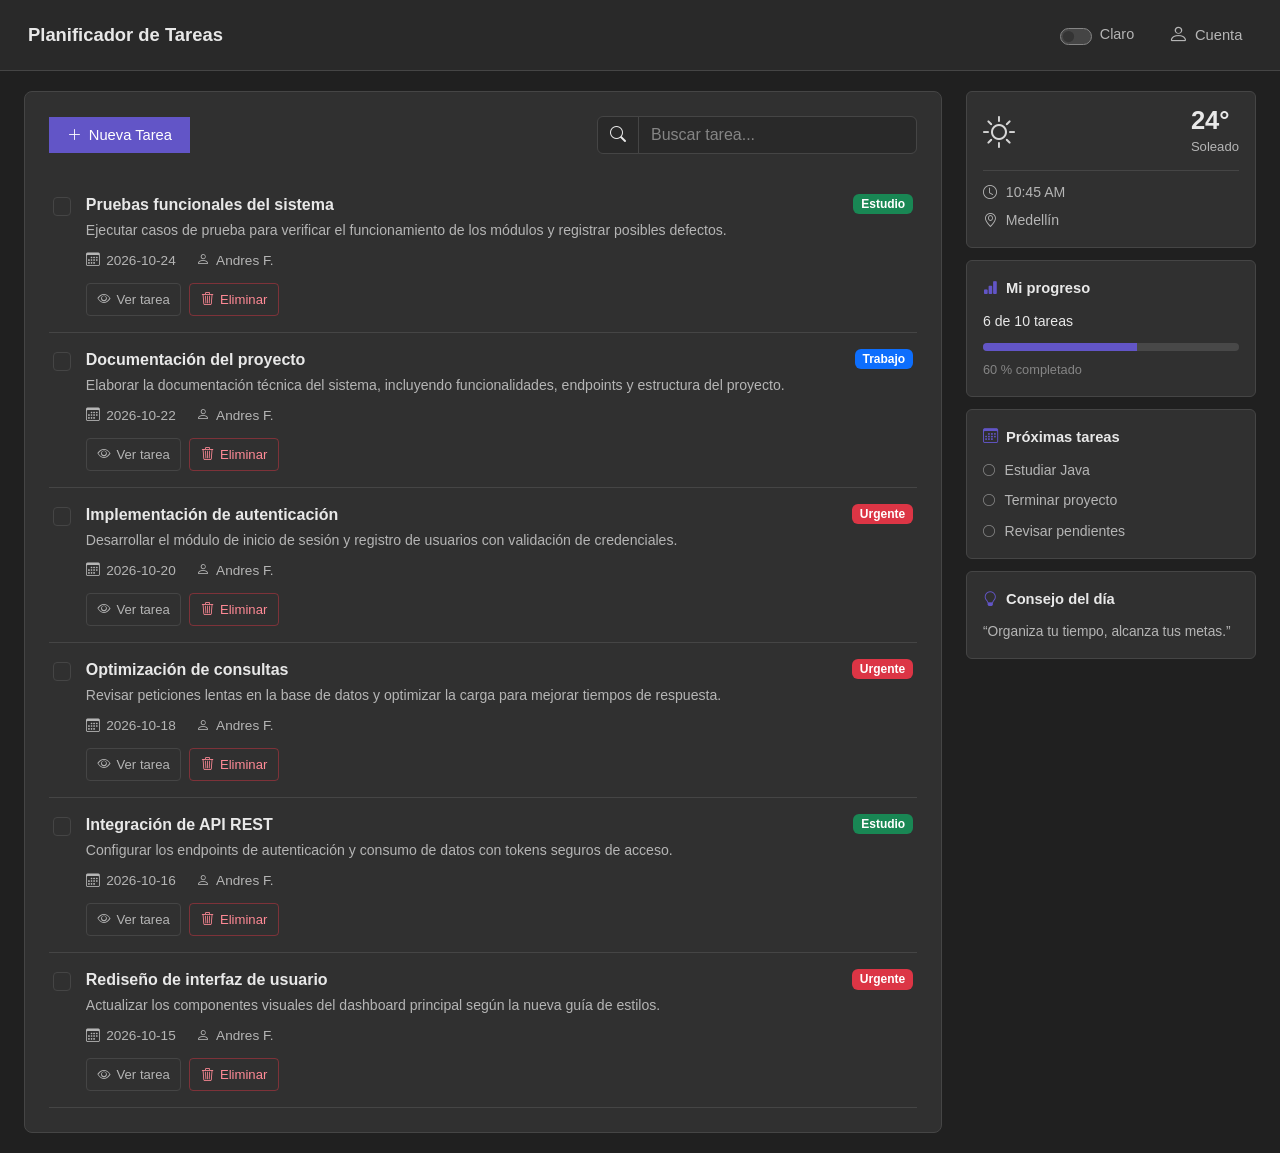
<file: index.html>
<!DOCTYPE html>
<html lang="es">
<head>
    <meta charset="UTF-8">
    <meta name="viewport" content="width=device-width, initial-scale=1.0">
    <title>Planificador de Tareas</title>
    <link href="https://cdn.jsdelivr.net/npm/bootstrap@5.3.3/dist/css/bootstrap.min.css" rel="stylesheet">
    <link href="https://cdn.jsdelivr.net/npm/bootstrap-icons@1.11.3/font/bootstrap-icons.min.css" rel="stylesheet">
    <link rel="stylesheet" href="css/style.css">
    <link rel="stylesheet" href="css/modals.css">
</head>
<body>

    <!-- Header / Barra Superior -->
    <header class="app-header d-flex justify-content-between align-items-center">
        <div class="d-flex align-items-center gap-2">
            <h1 class="brand-title">Planificador de Tareas</h1>
        </div>

        <div class="header-actions">
            <!-- Selector de Tema Claro / Oscuro -->
            <div class="theme-switch-wrapper">
                <div class="form-check form-switch m-0 d-flex align-items-center gap-2">
                    <input class="form-check-input" type="checkbox" id="themeSwitch" role="switch">
                    <label class="form-check-label" for="themeSwitch">Claro</label>
                </div>
            </div>

            <!-- Botón Cuenta -->
            <a href="#" class="account-link">
                <i class="bi bi-person fs-5"></i>
                <span>Cuenta</span>
            </a>
        </div>
    </header>

    <!-- Contenedor Principal -->
    <main class="container-fluid app-layout">
        <div class="row g-4 h-100">
            <section class="col-12 col-md-9 col-xl-9">
                    <div class="center-board">
                        <div class="d-flex justify-content-between align-items-center mb-4 flex-wrap gap-3">
                            <button class="btn btn-new-task" data-bs-toggle="modal" data-bs-target="#newTaskModal">
                                <i class="bi bi-plus-lg"></i>
                                <span>Nueva Tarea</span>
                            </button>
                            <div class="input-group" style="max-width: 320px;">
                                <span class="input-group-text">
                                    <i class="bi bi-search"></i>
                                </span>
                                <input type="text" class="form-control" placeholder="Buscar tarea...">
                            </div>
                        </div>

                        <!-- Contenedor donde se insertan dinamicamente las tareas de momento por ahora -->
                        <div class="task-list" id="taskContainer">
                            <!-- dento de este div se mostraran las tarjetas por medio del array -->
                        </div>

            </div>
            </section>

            <!--clima y ubicación-->
            <aside class="col-12 col-md-3 col-xl-3 widgets-container">
                <div class="widget-card">
                    <div class="weather-top">
                        <i class="bi bi-brightness-high weather-icon"></i>
                        <div class="weather-temp">
                            <div class="weather-degrees">24°</div>
                            <span class="weather-condition">Soleado</span>
                        </div>
                    </div>
                    <div class="weather-details">
                        <div class="weather-item">
                            <i class="bi bi-clock"></i>
                            <span>10:45 AM</span>
                        </div>
                        <div class="weather-item">
                            <i class="bi bi-geo-alt"></i>
                            <span>Medellín</span>
                        </div>
                    </div>
                </div>

                <!--progreso de tareas-->
                <div class="widget-card">
                    <div class="widget-title">
                        <i class="bi bi-bar-chart-fill"></i>
                        <span>Mi progreso</span>
                    </div>
                    <div class="progress-stats">6 de 10 tareas</div>
                    <div class="progress custom-progress" role="progressbar" aria-valuenow="60" aria-valuemin="0" aria-valuemax="100">
                        <div class="progress-bar" style="width: 60%"></div>
                    </div>
                    <p class="progress-pct">60 % completado</p>
                </div>

                <!--próximas tareas-->
                <div class="widget-card">
                    <div class="widget-title">
                        <i class="bi bi-calendar3"></i>
                        <span>Próximas tareas</span>
                    </div>
                    <ul class="next-tasks-list">
                        <li class="next-tasks-item">
                            <i class="bi bi-circle"></i>
                            <span>Estudiar Java</span>
                        </li>
                        <li class="next-tasks-item">
                            <i class="bi bi-circle"></i>
                            <span>Terminar proyecto</span>
                        </li>
                        <li class="next-tasks-item">
                            <i class="bi bi-circle"></i>
                            <span>Revisar pendientes</span>
                        </li>
                    </ul>
                </div>

                <!--consejo del día-->
                <div class="widget-card">
                    <div class="widget-title">
                        <i class="bi bi-lightbulb"></i>
                        <span>Consejo del día</span>
                    </div>
                    <p class="quote-text">“Organiza tu tiempo, alcanza tus metas.”</p>
                </div>

            </aside>

        </div>
    </main>

    <!-- Contenedor modular de modales -->
    <div id="modalsContainer"></div>

    <script src="https://cdn.jsdelivr.net/npm/bootstrap@5.3.3/dist/js/bootstrap.bundle.min.js"></script>
    <script src="js/taskManager.js"></script>
    <script src="js/index.js"></script>
    <script type="module" src="js/app.js"></script>
</body>
</html>
</file>
<file: css/style.css>
/* Variables de tema */
:root {
    --bg-body: #202020;
    --bg-sidebar: #292929;
    --bg-card: #303030;
    --bg-card-hover: #383838;
    --border-color: #454545;
    --border-color-hover: #5a5a5a;
    --primary-purple: #6255c7;
    --text-primary: #e8e8e8;
    --text-secondary: #b5b5b5;
    --text-muted: #858585;
    --border-radius-xl: 8px;
    --border-radius-lg: 6px;
    --border-radius-sm: 4px;
    --transition: background-color 0.2s ease, color 0.2s ease;
}

/* Base */
body {
    background-color: var(--bg-body);
    color: var(--text-primary);
    font-family: Arial, Helvetica, sans-serif;
    min-height: 100vh;
    overflow-x: hidden;
}

/* Header */
.app-header {
    background-color: var(--bg-sidebar);
    border-bottom: 1px solid var(--border-color);
    padding: 0.9rem 1.75rem;
}

.brand-icon-box {
    width: 34px;
    height: 34px;
    background-color: var(--primary-purple);
    color: #fff;
    border-radius: var(--border-radius-sm);
    display: inline-flex;
    align-items: center;
    justify-content: center;
    font-size: 1.15rem;
}

.brand-title {
    font-size: 1.15rem;
    font-weight: 600;
    margin: 0;
}

.header-actions {
    display: flex;
    align-items: center;
    gap: 1.5rem;
}

.theme-switch-wrapper {
    display: flex;
    align-items: center;
    gap: 0.5rem;
    color: var(--text-secondary);
    font-size: 0.9rem;
}

.theme-switch-wrapper .form-check-input {
    background-color: var(--border-color);
    border-color: var(--text-muted);
    cursor: pointer;
    width: 2.2em;
    height: 1.2em;
}

.account-link {
    color: var(--text-secondary);
    text-decoration: none;
    font-size: 0.92rem;
    font-weight: 500;
    display: inline-flex;
    align-items: center;
    gap: 0.45rem;
    padding: 0.35rem 0.6rem;
    border-radius: var(--border-radius-sm);
    transition: var(--transition);
}

.account-link:hover {
    color: var(--text-primary);
    background-color: var(--bg-card);
}

/* Layout y Panel Central */
.app-layout {
    min-height: calc(100vh - 65px);
    padding: 1.25rem 1.5rem;
}

.center-board {
    background-color: var(--bg-card);
    border: 1px solid var(--border-color);
    border-radius: var(--border-radius-xl);
    min-height: 100%;
    display: flex;
    flex-direction: column;
    padding: 1.5rem;
}

/* Panel Central y Botón Nueva Tarea */
.btn-new-task {
    background-color: var(--primary-purple);
    color: #fff;
    font-weight: 500;
    font-size: 0.92rem;
    padding: 0.45rem 1.1rem;
    border-radius: var(--border-radius-md);
    border: none;
    display: inline-flex;
    align-items: center;
    gap: 0.45rem;
    transition: background-color 0.2s ease, transform 0.15s ease;
}

.btn-new-task:hover {
    background-color: #5345b5;
    color: #fff;
    transform: translateY(-1px);
}

/* Buscador */
.input-group-text,
.form-control {
    background-color: var(--bg-sidebar);
    border-color: var(--border-color);
    color: var(--text-primary);
}

.form-control::placeholder {
    color: var(--text-muted);
}

.form-control:focus {
    background-color: var(--bg-sidebar);
    border-color: var(--border-color-hover);
    color: var(--text-primary);
    box-shadow: none;
}

/* Tareas en formato de lista */
.task-list {
    display: flex;
    flex-direction: column;
}

.task-list-item {
    border-bottom: 1px solid var(--border-color);
}

.task-row {
    display: flex;
    align-items: flex-start;
    gap: 0.9rem;
    padding: 1rem 0.25rem;
    color: var(--text-primary);
    transition: background-color 0.2s ease;
}

.task-row:hover {
    background-color: var(--bg-card-hover);
}

.task-content {
    flex: 1;
    min-width: 0;
}

.task-heading {
    display: flex;
    align-items: center;
    justify-content: space-between;
    gap: 1rem;
}

.task-title {
    font-size: 1rem;
    font-weight: 600;
    margin: 0;
    overflow-wrap: anywhere;
}

.task-row .task-desc {
    color: var(--text-secondary);
    font-size: 0.88rem;
    line-height: 1.45;
    margin: 0.35rem 0 0.65rem;
    overflow-wrap: anywhere;
    word-break: break-word;
    display: -webkit-box;
    -webkit-line-clamp: 3;
    -webkit-box-orient: vertical;
    overflow: hidden;
}

.task-meta {
    display: flex;
    align-items: center;
    gap: 1.25rem;
}

.task-meta span {
    color: var(--text-secondary);
    font-size: 0.85rem;
    display: inline-flex;
    align-items: center;
    gap: 0.4rem;
}

.task-row .form-check-input {
    background-color: var(--bg-card);
    border-color: var(--border-color);
    cursor: pointer;
    flex: 0 0 auto;
    width: 1.15em;
    height: 1.15em;
    margin: 0.2rem 0 0;
}

/* estilo para las tareas completadas */
.task-completed .task-title,
.task-completed .task-desc {
    text-decoration: line-through;
    opacity: 0.6;
}

.theme-switch-wrapper .form-check-input:checked,
.task-row .form-check-input:checked {
    background-color: var(--primary-purple);
    border-color: transparent;
}

.task-actions {
    display: flex;
    align-items: center;
    gap: 0.5rem;
    margin-top: 0.75rem;
    flex-wrap: wrap;
}

.btn-view-task {
    display: inline-flex;
    align-items: center;
    gap: 0.4rem;
    padding: 0.35rem 0.65rem;
    border: 1px solid var(--border-color);
    border-radius: var(--border-radius-sm);
    color: var(--text-secondary);
    font-size: 0.82rem;
    background-color: transparent;
    transition: background-color 0.2s ease, border-color 0.2s ease, color 0.2s ease;
}

.btn-view-task:hover,
.btn-view-task:focus-visible {
    background-color: var(--bg-card-hover);
    border-color: var(--border-color-hover);
    color: var(--text-primary);
}

.btn-delete-task {
    display: inline-flex;
    align-items: center;
    gap: 0.4rem;
    padding: 0.35rem 0.65rem;
    border: 1px solid rgba(220, 53, 69, 0.45);
    border-radius: var(--border-radius-sm);
    color: #ff8a96;
    font-size: 0.82rem;
    transition: background-color 0.2s ease, border-color 0.2s ease;
}

.btn-delete-task:hover,
.btn-delete-task:focus-visible {
    background-color: rgba(220, 53, 69, 0.14);
    border-color: #dc3545;
    color: #ffb0b8;
}

@media (max-width: 575.98px) {
    .app-header {
        padding: 0.8rem 1rem;
    }

    .brand-title {
        font-size: 1rem;
    }

    .header-actions {
        gap: 0.75rem;
    }

    .task-heading {
        align-items: flex-start;
    }

    .task-meta {
        flex-wrap: wrap;
        gap: 0.65rem 1rem;
    }
}

/* Widgets Laterales */
.widgets-container {
    display: flex;
    flex-direction: column;
    gap: 0.75rem;
}

.widget-card {
    background-color: var(--bg-card);
    border: 1px solid var(--border-color);
    border-radius: var(--border-radius-lg);
    padding: 1rem;
}

.widget-title {
    font-size: 0.92rem;
    font-weight: 600;
    display: flex;
    align-items: center;
    gap: 0.5rem;
    margin-bottom: 0.75rem;
}

.widget-title i {
    color: var(--primary-purple);
}

/* Clima */
.weather-top {
    display: flex;
    align-items: center;
    justify-content: space-between;
    margin-bottom: 0.75rem;
}

.weather-icon {
    font-size: 2rem;
    color: #d6d6d6;
}

.weather-degrees {
    font-size: 1.6rem;
    font-weight: 600;
    line-height: 1;
}

.weather-condition {
    font-size: 0.82rem;
    color: var(--text-secondary);
}

.weather-details {
    display: flex;
    flex-direction: column;
    gap: 0.45rem;
    font-size: 0.88rem;
    color: var(--text-secondary);
    border-top: 1px solid var(--border-color);
    padding-top: 0.7rem;
}

.weather-item {
    display: flex;
    align-items: center;
    gap: 0.55rem;
}

/* Progreso */
.progress-stats {
    font-size: 0.88rem;
    font-weight: 500;
    margin-bottom: 0.65rem;
}

.custom-progress {
    height: 8px;
    background-color: #484848;
    border-radius: 4px;
    overflow: hidden;
    margin-bottom: 0.6rem;
}

.custom-progress .progress-bar {
    background-color: var(--primary-purple);
}

.progress-pct {
    font-size: 0.8rem;
    color: var(--text-muted);
    margin: 0;
}

/* Próximas Tareas y Consejo */
.next-tasks-list {
    list-style: none;
    padding: 0;
    margin: 0;
    display: flex;
    flex-direction: column;
    gap: 0.6rem;
}

.next-tasks-item {
    display: flex;
    align-items: center;
    gap: 0.6rem;
    font-size: 0.88rem;
    color: var(--text-secondary);
}

.next-tasks-item i {
    font-size: 0.75rem;
    color: var(--text-muted);
}

.quote-text {
    font-size: 0.86rem;
    color: var(--text-secondary);
    margin: 0;
    line-height: 1.45;
}
</file>
<file: css/modals.css>
/* Estilos generales de Modales */
.custom-modal {
    background-color: var(--bg-card);
    border: 1px solid var(--border-color);
    border-radius: var(--border-radius-xl);
    color: var(--text-primary);
}

.custom-modal .form-control,
.custom-modal .form-select {
    background-color: var(--bg-sidebar);
    border-color: var(--border-color);
    color: var(--text-primary);
}

.custom-modal .form-control:focus,
.custom-modal .form-select:focus {
    background-color: var(--bg-sidebar);
    border-color: var(--border-color-hover);
    color: var(--text-primary);
    box-shadow: none;
}

.custom-modal input[type="date"]::-webkit-calendar-picker-indicator {
    filter: invert(0.8);
    cursor: pointer;
}

.btn-save-task {
    background-color: var(--primary-purple);
    color: #fff;
    font-weight: 600;
    font-size: 0.95rem;
    padding: 0.65rem;
    border-radius: var(--border-radius-md);
    border: none;
    transition: background-color 0.2s ease;
}

.btn-save-task:hover {
    background-color: #5345b5;
    color: #fff;
}

/* Modal Eliminar Tarea */
.delete-modal-copy {
    color: var(--text-secondary);
    margin: 0.9rem 0 0.4rem;
    overflow-wrap: anywhere;
}

.delete-modal-copy strong {
    color: var(--text-primary);
}

.delete-modal-note {
    color: var(--text-muted);
    font-size: 0.85rem;
    margin: 0;
}

.btn-cancel-delete {
    color: var(--text-secondary);
    border: 1px solid var(--border-color);
}

.btn-cancel-delete:hover {
    color: var(--text-primary);
    background-color: var(--bg-card-hover);
    border-color: var(--border-color-hover);
}

.btn-confirm-delete {
    color: #fff;
    background-color: #b02a37;
    border: 1px solid #b02a37;
}

.btn-confirm-delete:hover,
.btn-confirm-delete:focus-visible {
    color: #fff;
    background-color: #92232e;
    border-color: #92232e;
}

/* Modal Ver Tarea Completa */
.view-modal {
    padding: 0.5rem;
}

.view-modal-badges {
    display: flex;
    align-items: center;
    gap: 0.6rem;
}

.view-modal-badge {
    min-width: 105px;
    padding: 0.45rem 0.85rem;
    font-size: 0.82rem;
    font-weight: 600;
    text-align: center;
    display: inline-flex;
    align-items: center;
    justify-content: center;
    border-radius: var(--border-radius-sm);
    letter-spacing: 0.02em;
    line-height: 1.2;
}

.badge-status-pending {
    background-color: #d97706;
    color: #ffffff;
}

.badge-status-completed {
    background-color: #198754;
    color: #ffffff;
}

.view-modal .modal-title {
    overflow-wrap: anywhere;
    word-break: break-word;
    color: var(--text-primary);
}

.view-task-meta {
    display: flex;
    flex-wrap: wrap;
    gap: 1.25rem;
    padding: 0.75rem 1rem;
    background-color: var(--bg-sidebar);
    border: 1px solid var(--border-color);
    border-radius: var(--border-radius-md);
    font-size: 0.88rem;
    color: var(--text-secondary);
}

.view-task-meta span {
    display: inline-flex;
    align-items: center;
    gap: 0.4rem;
}

.view-modal-desc-box {
    background-color: var(--bg-sidebar);
    border: 1px solid var(--border-color);
    border-radius: var(--border-radius-md);
    padding: 1rem 1.15rem;
    max-height: 50vh;
    overflow-y: auto;
}

.view-modal-desc {
    margin: 0;
    font-size: 0.92rem;
    line-height: 1.6;
    color: var(--text-primary);
    white-space: pre-wrap;
    overflow-wrap: anywhere;
    word-break: break-word;
}
</file>
